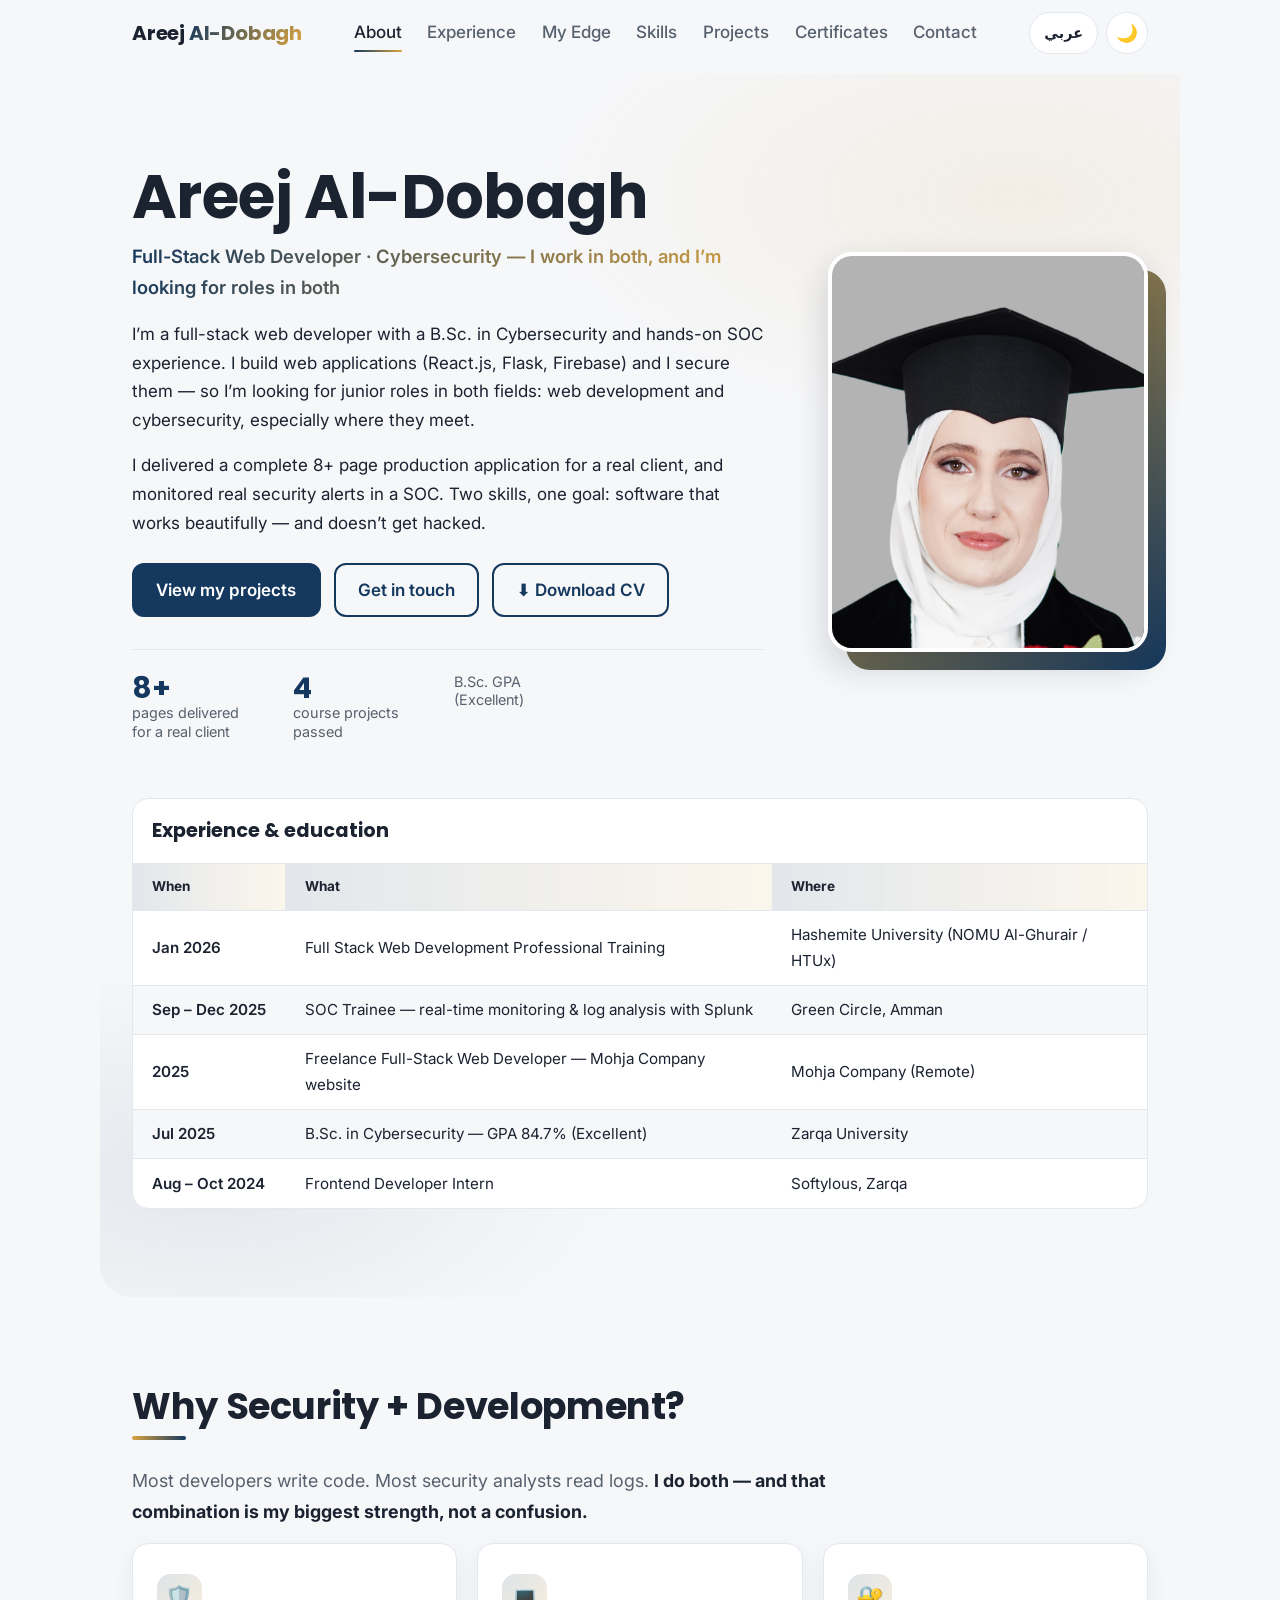
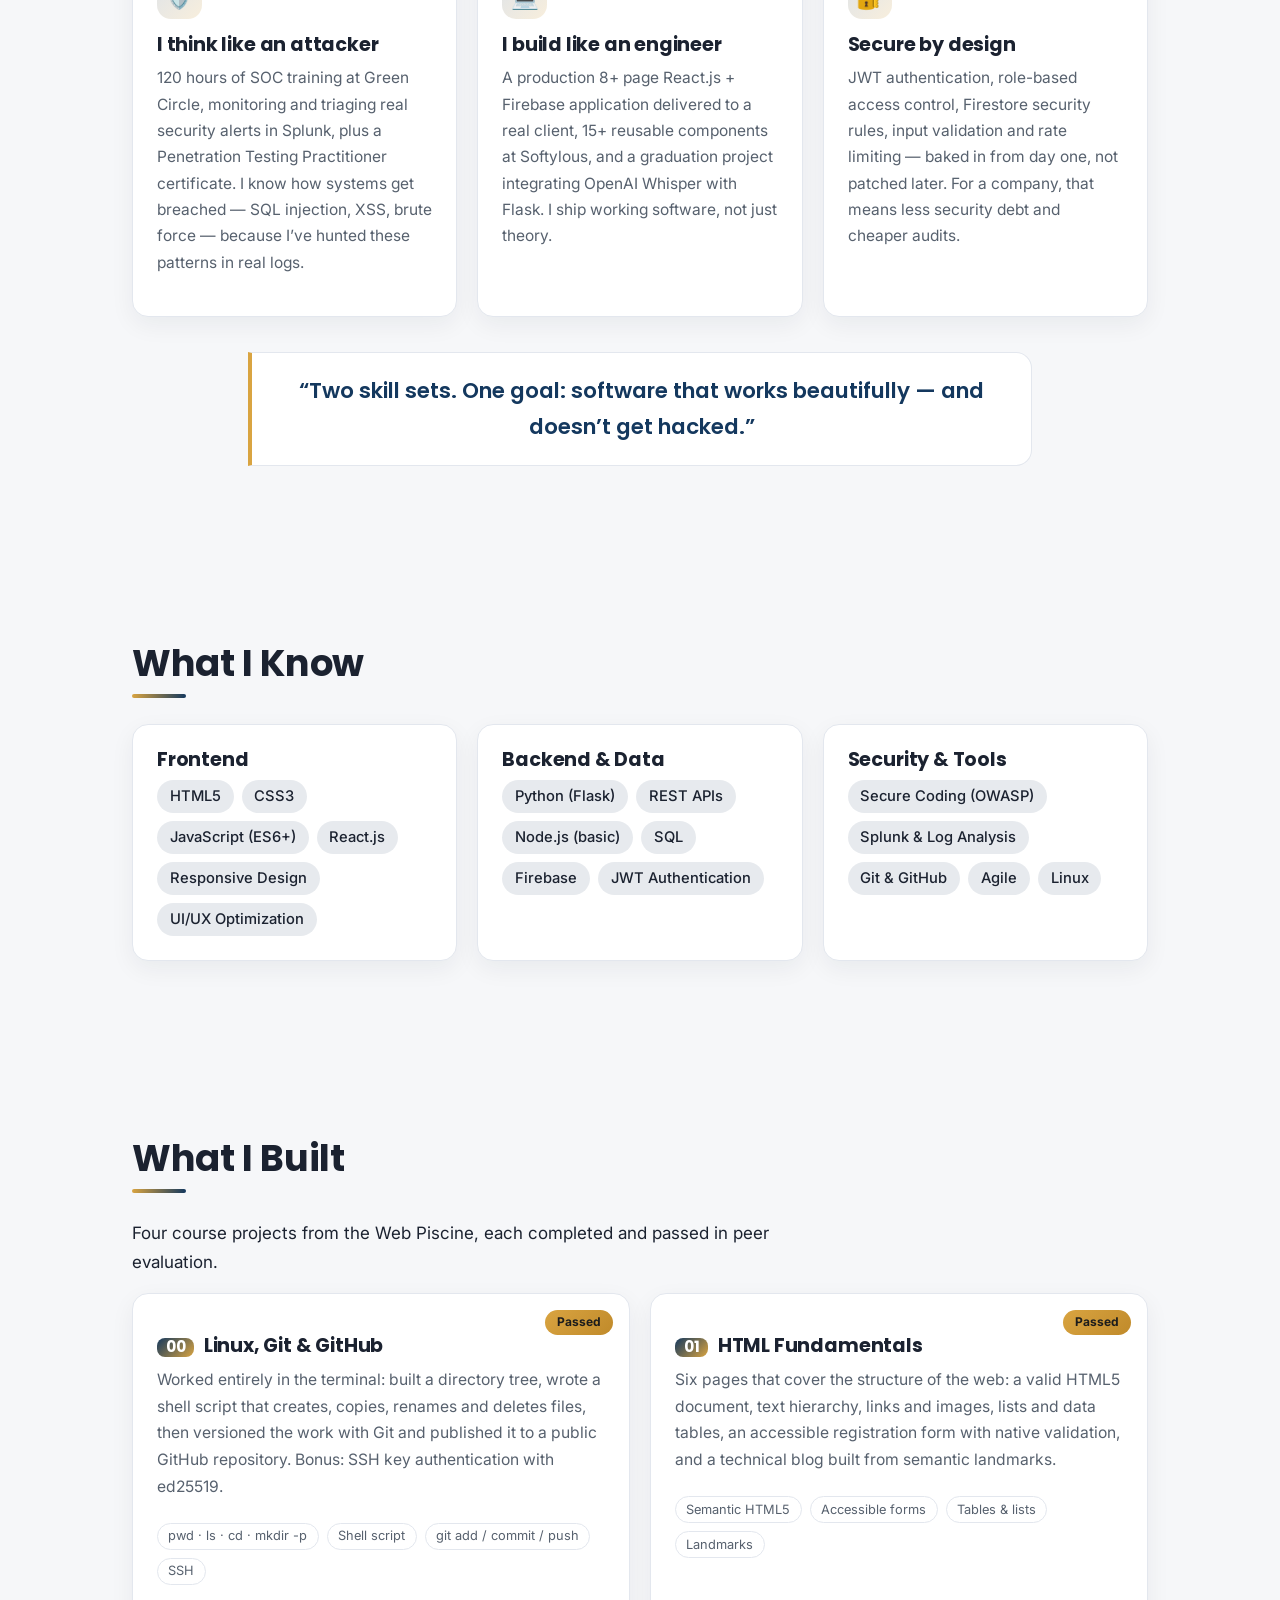
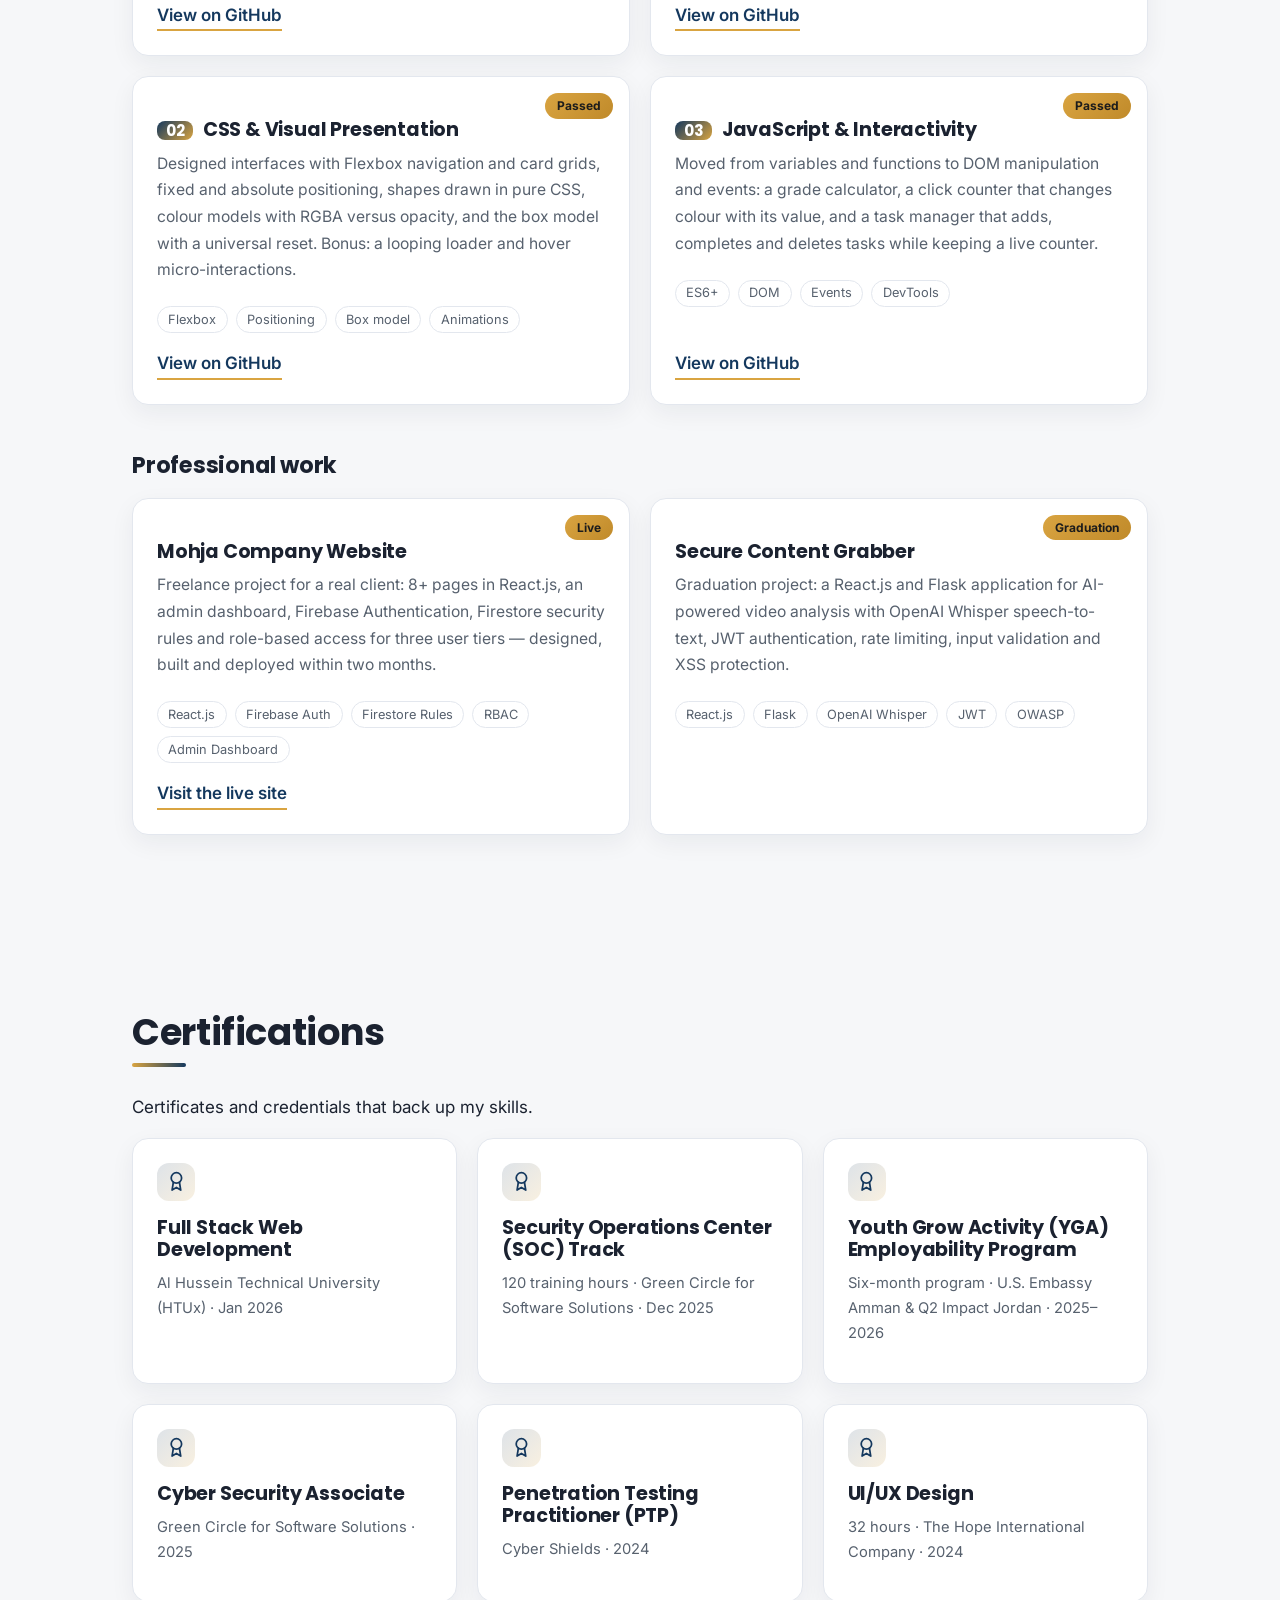
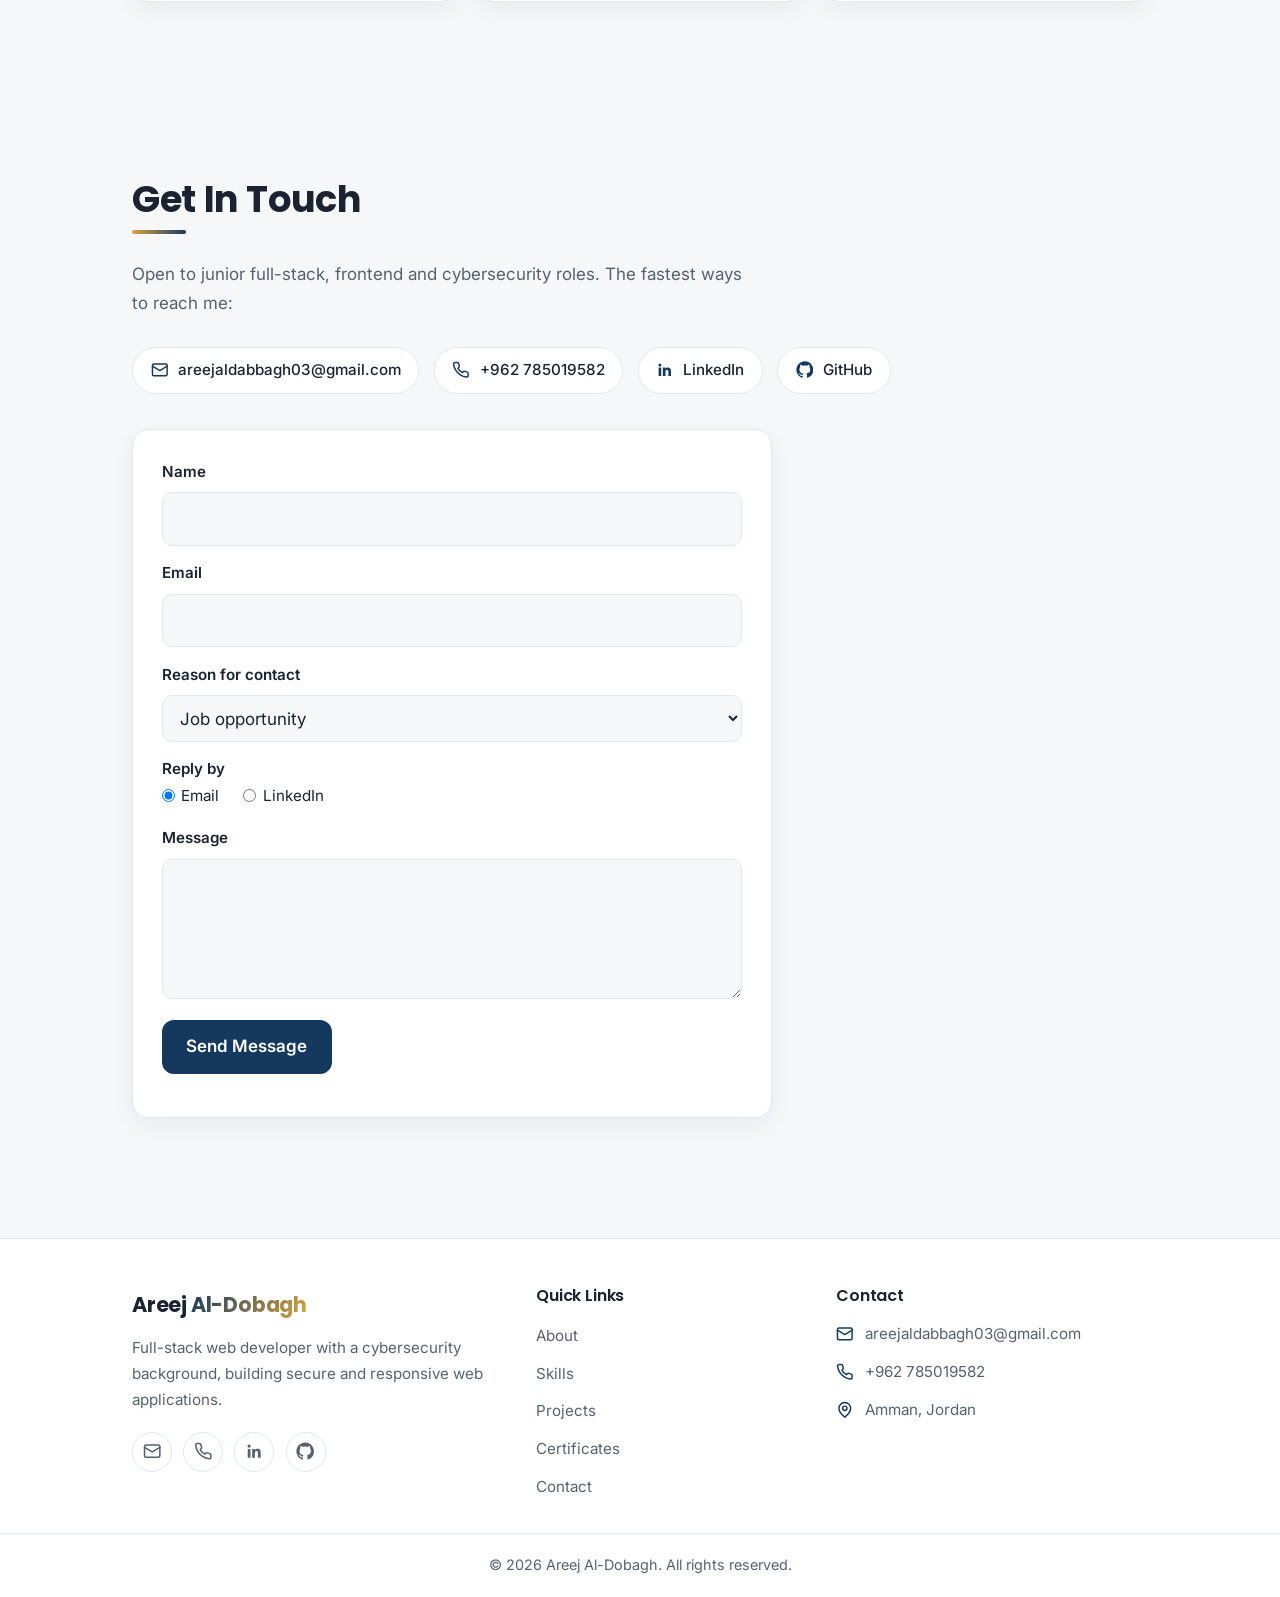
<file: index.html>
<!DOCTYPE html>
<html lang="en" dir="ltr">
<head>
  <meta charset="UTF-8">
  <meta name="viewport" content="width=device-width, initial-scale=1">
  <meta name="description" content="Portfolio of Areej Al-Dobagh, Junior Full-Stack Web Developer with a B.Sc. in Cybersecurity — React.js, Flask, Firebase, secure by design.">
  <meta name="author" content="Areej Al-Dobagh">
  <meta property="og:title" content="Areej Al-Dobagh | Full-Stack Web Developer">
  <meta property="og:description" content="Full-stack web developer with a cybersecurity background, building secure and responsive web applications.">
  <meta property="og:type" content="website">
  <title>Areej Al-Dobagh</title>
  <link rel="icon" href="data:image/svg+xml,%3Csvg xmlns='http://www.w3.org/2000/svg' viewBox='0 0 64 64'%3E%3Crect width='64' height='64' rx='14' fill='%2314385e'/%3E%3Ctext x='32' y='43' font-family='Arial' font-size='30' font-weight='bold' fill='%23e8b64c' text-anchor='middle'%3EA%3C/text%3E%3C/svg%3E">
  <link rel="preconnect" href="https://fonts.googleapis.com">
  <link rel="preconnect" href="https://fonts.gstatic.com" crossorigin>
  <link href="https://fonts.googleapis.com/css2?family=Inter:wght@400;500;600;700&family=Poppins:wght@600;700&family=Tajawal:wght@400;500;700;800&display=swap" rel="stylesheet">
  <link rel="stylesheet" href="style.css">
</head>
<body>
  <header class="navbar">
    <div class="nav-container">
      <a class="logo" href="#about">Areej <span>Al-Dobagh</span></a>
      <nav id="nav-menu" aria-label="Main navigation">
        <a href="#about" data-i18n="nav.about">About</a>
        <a href="#experience" data-i18n="nav.experience">Experience</a>
        <a href="#edge" data-i18n="nav.edge">My Edge</a>
        <a href="#skills" data-i18n="nav.skills">Skills</a>
        <a href="#projects" data-i18n="nav.projects">Projects</a>
        <a href="#certificates" data-i18n="nav.certificates">Certificates</a>
        <a href="#contact" data-i18n="nav.contact">Contact</a>
      </nav>
      <div class="tools">
        <button id="lang-btn" type="button" aria-label="Switch language">عربي</button>
        <button id="theme-btn" type="button" aria-label="Switch between light and dark theme" aria-pressed="false">🌙</button>
        <button id="menu-btn" type="button" aria-label="Open navigation menu" aria-expanded="false" aria-controls="nav-menu">
          <span></span><span></span><span></span>
        </button>
      </div>
    </div>
  </header>

  <main>
    <section id="about">
      <div class="about-main">
        <div class="photo-frame">
          <img id="profile-photo" src="assets/Areej-portfolio.jpg" alt="Areej Al-Dobagh graduation photo with roses" width="320" height="400">
          <img class="photo-alt" src="assets/Areej2-portfolio.jpg" alt="Areej Al-Dobagh graduation photo holding her laptop" width="320" height="400">
        </div>
        <div class="about-text">
          <h1>Areej Al-Dobagh</h1>
          <p class="role" data-i18n="about.role">Full-Stack Web Developer · Cybersecurity — I work in both, and I’m looking for roles in both</p>
          <p data-i18n="about.p1">Full-stack web developer with a B.Sc. in Cybersecurity and hands-on SOC experience. I build web applications (React.js, Flask, Firebase) and I secure them — so I’m looking for junior roles in both fields: web development and cybersecurity, especially where they meet.</p>
          <p data-i18n="about.p2">I delivered a complete 8+ page production application for a real client, and monitored real security alerts in a SOC. Two skills, one goal: software that works beautifully — and doesn’t get hacked.</p>
          <div class="actions">
            <a class="btn" href="#projects" data-i18n="about.btn1">View my projects</a>
            <a class="btn btn-ghost" href="#contact" data-i18n="about.btn2">Get in touch</a>
            <a class="btn btn-ghost" href="Areej_Al-Dobagh_CV.pdf" download data-i18n="about.btn3">⬇ Download CV</a>
          </div>
          <ul class="stats">
            <li><strong>8+</strong><span data-i18n="about.stat1">pages delivered for a real client</span></li>
            <li><strong>4</strong><span data-i18n="about.stat2">course projects passed</span></li>
            <li><span data-i18n="about.stat3">B.Sc. GPA (Excellent)</span></li>
          </ul>
        </div>
      </div>

      <aside class="facts reveal" id="experience" aria-label="Experience and education">
        <div class="table-wrap">
          <table>
            <caption data-i18n="exp.caption">Experience &amp; education</caption>
            <thead><tr><th scope="col" data-i18n="exp.th1">When</th><th scope="col" data-i18n="exp.th2">What</th><th scope="col" data-i18n="exp.th3">Where</th></tr></thead>
            <tbody>
              <tr><td data-i18n="exp.r1w">Jan 2026</td><td data-i18n="exp.r1x">Full Stack Web Development Professional Training</td><td data-i18n="exp.r1y">Hashemite University (NOMU Al-Ghurair / HTUx)</td></tr>
              <tr><td data-i18n="exp.r2w">Sep – Dec 2025</td><td data-i18n="exp.r2x">SOC Trainee — real-time monitoring &amp; log analysis with Splunk</td><td data-i18n="exp.r2y">Green Circle, Amman</td></tr>
              <tr><td data-i18n="exp.r3w">2025</td><td data-i18n="exp.r3x">Freelance Full-Stack Web Developer — Mohja Company website</td><td data-i18n="exp.r3y">Mohja Company (Remote)</td></tr>
              <tr><td data-i18n="exp.r4w">Jul 2025</td><td data-i18n="exp.r4x">B.Sc. in Cybersecurity (Excellent)</td><td data-i18n="exp.r4y">Zarqa University</td></tr>
              <tr><td data-i18n="exp.r5w">Aug – Oct 2024</td><td data-i18n="exp.r5x">Frontend Developer Intern</td><td data-i18n="exp.r5y">Softylous, Zarqa</td></tr>
            </tbody>
          </table>
        </div>
      </aside>
    </section>

    <section id="edge">
      <h2 data-i18n="edge.h2">Why Security + Development?</h2>
      <p class="edge-lead" data-i18n-html="edge.lead">Most developers write code. Most security analysts read logs. <strong>I do both — and that combination is my biggest strength, not a confusion.</strong></p>
      <div class="card-container">
        <div class="card edge-card reveal">
          <span class="edge-icon" aria-hidden="true">🛡️</span>
          <h3 data-i18n="edge.c1h">I think like an attacker</h3>
          <p data-i18n="edge.c1p">120 hours of SOC training at Green Circle, monitoring and triaging real security alerts in Splunk, plus a Penetration Testing Practitioner certificate. I know how systems get breached — SQL injection, XSS, brute force — because I’ve hunted these patterns in real logs.</p>
        </div>
        <div class="card edge-card reveal">
          <span class="edge-icon" aria-hidden="true">💻</span>
          <h3 data-i18n="edge.c2h">I build like an engineer</h3>
          <p data-i18n="edge.c2p">A production 8+ page React.js + Firebase application delivered to a real client, 15+ reusable components at Softylous, and a graduation project integrating OpenAI Whisper with Flask. I ship working software, not just theory.</p>
        </div>
        <div class="card edge-card reveal">
          <span class="edge-icon" aria-hidden="true">🔐</span>
          <h3 data-i18n="edge.c3h">Secure by design</h3>
          <p data-i18n="edge.c3p">JWT authentication, role-based access control, Firestore security rules, input validation and rate limiting — baked in from day one, not patched later. For a company, that means less security debt and cheaper audits.</p>
        </div>
      </div>
      <p class="edge-quote reveal" data-i18n="edge.quote">“Two skill sets. One goal: software that works beautifully — and doesn’t get hacked.”</p>
    </section>

    <section id="skills">
      <h2 data-i18n="skills.h2">What I Know</h2>
      <div class="card-container skills">
        <div class="card reveal"><h3 data-i18n="skills.fh">Frontend</h3><ul class="chips"><li>HTML5</li><li>CSS3</li><li>JavaScript (ES6+)</li><li>React.js</li><li>Responsive Design</li><li>UI/UX Optimization</li></ul></div>
        <div class="card reveal"><h3 data-i18n="skills.bh">Backend &amp; Data</h3><ul class="chips"><li>Python (Flask)</li><li>REST APIs</li><li>Node.js (basic)</li><li>SQL</li><li>Firebase</li><li>JWT Authentication</li></ul></div>
        <div class="card reveal"><h3 data-i18n="skills.sh">Security &amp; Tools</h3><ul class="chips"><li>Secure Coding (OWASP)</li><li>Splunk &amp; Log Analysis</li><li>Git &amp; GitHub</li><li>Agile </li><li>Linux</li></ul></div>
      </div>
    </section>

    <section id="projects">
      <h2 data-i18n="proj.h2">What I Built</h2>
      <p data-i18n="proj.lead">Four course projects from the Web Piscine, each completed and passed in peer evaluation.</p>
      <div class="card-container">
        <article class="card project reveal">
          <span class="badge" data-i18n="proj.badge.passed">Passed</span>
          <h3><span class="num">00</span><span data-i18n="proj.p0h">Linux, Git &amp; GitHub</span></h3>
          <p data-i18n="proj.p0p">Worked entirely in the terminal: built a directory tree, wrote a shell script that creates, copies, renames and deletes files, then versioned the work with Git and published it to a public GitHub repository. Bonus: SSH key authentication with ed25519.</p>
          <ul class="tags"><li>pwd · ls · cd · mkdir -p</li><li>Shell script</li><li>git add / commit / push</li><li>SSH</li></ul>
          <a href="https://github.com/areej03-09/discovery-web-piscine" target="_blank" rel="noopener noreferrer" data-i18n="proj.link">View on GitHub</a>
        </article>
        <article class="card project reveal">
          <span class="badge" data-i18n="proj.badge.passed">Passed</span>
          <h3><span class="num">01</span><span data-i18n="proj.p1h">HTML Fundamentals</span></h3>
          <p data-i18n="proj.p1p">Six pages that cover the structure of the web: a valid HTML5 document, text hierarchy, links and images, lists and data tables, an accessible registration form with native validation, and a technical blog built from semantic landmarks.</p>
          <ul class="tags"><li>Semantic HTML5</li><li>Accessible forms</li><li>Tables &amp; lists</li><li>Landmarks</li></ul>
          <a href="https://github.com/areej03-09/project01" target="_blank" rel="noopener noreferrer" data-i18n="proj.link">View on GitHub</a>
        </article>
        <article class="card project reveal">
          <span class="badge" data-i18n="proj.badge.passed">Passed</span>
          <h3><span class="num">02</span><span data-i18n="proj.p2h">CSS &amp; Visual Presentation</span></h3>
          <p data-i18n="proj.p2p">Designed interfaces with Flexbox navigation and card grids, fixed and absolute positioning, shapes drawn in pure CSS, colour models with RGBA versus opacity, and the box model with a universal reset. Bonus: a looping loader and hover micro-interactions.</p>
          <ul class="tags"><li>Flexbox</li><li>Positioning</li><li>Box model</li><li>Animations</li></ul>
          <a href="https://github.com/areej03-09/project02-CSS" target="_blank" rel="noopener noreferrer" data-i18n="proj.link">View on GitHub</a>
        </article>
        <article class="card project reveal">
          <span class="badge" data-i18n="proj.badge.passed">Passed</span>
          <h3><span class="num">03</span><span data-i18n="proj.p3h">JavaScript &amp; Interactivity</span></h3>
          <p data-i18n="proj.p3p">Moved from variables and functions to DOM manipulation and events: a grade calculator, a click counter that changes colour with its value, and a task manager that adds, completes and deletes tasks while keeping a live counter.</p>
          <ul class="tags"><li>ES6+</li><li>DOM</li><li>Events</li><li>DevTools</li></ul>
          <a href="https://github.com/areej03-09/project03" target="_blank" rel="noopener noreferrer" data-i18n="proj.link">View on GitHub</a>
        </article>
      </div>

      <h3 class="subhead" data-i18n="proj.sub">Professional work</h3>
      <div class="card-container">
        <article class="card project reveal">
          <span class="badge" data-i18n="proj.badge.live">Live</span>
          <h3 data-i18n="proj.mh">Mohja Company Website</h3>
          <p data-i18n="proj.mp">Freelance project for a real client: 8+ pages in React.js, an admin dashboard, Firebase Authentication, Firestore security rules and role-based access for three user tiers — designed, built and deployed within two months.</p>
          <ul class="tags"><li>React.js</li><li>Firebase Auth</li><li>Firestore Rules</li><li>RBAC</li><li>Admin Dashboard</li></ul>
          <a href="https://mohja-1a6d4.web.app/" target="_blank" rel="noopener noreferrer" data-i18n="proj.mlink">Visit the live site</a>
        </article>
        <article class="card project reveal">
          <span class="badge" data-i18n="proj.badge.grad">Graduation</span>
          <h3 data-i18n="proj.sh2">Secure Content Grabber</h3>
          <p data-i18n="proj.sp">Graduation project: a React.js and Flask application for AI-powered video analysis with OpenAI Whisper speech-to-text, JWT authentication, rate limiting, input validation and XSS protection.</p>
          <ul class="tags"><li>React.js</li><li>Flask</li><li>OpenAI Whisper</li><li>JWT</li><li>OWASP</li></ul>
        </article>
      </div>
    </section>

    <section id="certificates">
      <h2 data-i18n="cert.h2">Certifications</h2>
      <p data-i18n="cert.lead">Certificates and credentials that back up my skills.</p>
      <div class="card-container">
        <article class="card cert reveal">
          <span class="cert-icon" aria-hidden="true"><svg viewBox="0 0 24 24" fill="none" stroke="currentColor" stroke-width="2" stroke-linecap="round" stroke-linejoin="round"><circle cx="12" cy="8" r="6"/><path d="M15.5 13 17 22l-5-3-5 3 1.5-9"/></svg></span>
          <h3 data-i18n="cert.c1h">Full Stack Web Development</h3>
          <p class="cert-org" data-i18n="cert.c1o">Al Hussein Technical University (HTUx) · Jan 2026</p>
        </article>
        <article class="card cert reveal">
          <span class="cert-icon" aria-hidden="true"><svg viewBox="0 0 24 24" fill="none" stroke="currentColor" stroke-width="2" stroke-linecap="round" stroke-linejoin="round"><circle cx="12" cy="8" r="6"/><path d="M15.5 13 17 22l-5-3-5 3 1.5-9"/></svg></span>
          <h3 data-i18n="cert.c2h">Security Operations Center (SOC) Track</h3>
          <p class="cert-org" data-i18n="cert.c2o">120 training hours · Green Circle for Software Solutions · Dec 2025</p>
        </article>
        <article class="card cert reveal">
          <span class="cert-icon" aria-hidden="true"><svg viewBox="0 0 24 24" fill="none" stroke="currentColor" stroke-width="2" stroke-linecap="round" stroke-linejoin="round"><circle cx="12" cy="8" r="6"/><path d="M15.5 13 17 22l-5-3-5 3 1.5-9"/></svg></span>
          <h3 data-i18n="cert.c3h">Youth Grow Activity (YGA) Employability Program</h3>
          <p class="cert-org" data-i18n="cert.c3o">Six-month program · U.S. Embassy Amman &amp; Q2 Impact Jordan · 2025–2026</p>
        </article>
        <article class="card cert reveal">
          <span class="cert-icon" aria-hidden="true"><svg viewBox="0 0 24 24" fill="none" stroke="currentColor" stroke-width="2" stroke-linecap="round" stroke-linejoin="round"><circle cx="12" cy="8" r="6"/><path d="M15.5 13 17 22l-5-3-5 3 1.5-9"/></svg></span>
          <h3 data-i18n="cert.c4h">Cyber Security Associate</h3>
          <p class="cert-org" data-i18n="cert.c4o">Green Circle for Software Solutions · 2025</p>
        </article>
        <article class="card cert reveal">
          <span class="cert-icon" aria-hidden="true"><svg viewBox="0 0 24 24" fill="none" stroke="currentColor" stroke-width="2" stroke-linecap="round" stroke-linejoin="round"><circle cx="12" cy="8" r="6"/><path d="M15.5 13 17 22l-5-3-5 3 1.5-9"/></svg></span>
          <h3 data-i18n="cert.c5h">Penetration Testing Practitioner (PTP)</h3>
          <p class="cert-org" data-i18n="cert.c5o">Cyber Shields · 2024</p>
        </article>
        <article class="card cert reveal">
          <span class="cert-icon" aria-hidden="true"><svg viewBox="0 0 24 24" fill="none" stroke="currentColor" stroke-width="2" stroke-linecap="round" stroke-linejoin="round"><circle cx="12" cy="8" r="6"/><path d="M15.5 13 17 22l-5-3-5 3 1.5-9"/></svg></span>
          <h3 data-i18n="cert.c6h">UI/UX Design</h3>
          <p class="cert-org" data-i18n="cert.c6o">32 hours · The Hope International Company · 2024</p>
        </article>
      </div>
    </section>

    <section id="contact">
      <h2 data-i18n="contact.h2">Get In Touch</h2>
      <p class="contact-lead" data-i18n="contact.lead">Open to junior full-stack, frontend and cybersecurity roles. The fastest ways to reach me:</p>
      <div class="contact-methods">
        <a class="contact-method" href="mailto:areejaldabbagh03@gmail.com">
          <svg viewBox="0 0 24 24" fill="none" stroke="currentColor" stroke-width="2" stroke-linecap="round" stroke-linejoin="round"><rect x="2" y="4" width="20" height="16" rx="2"/><path d="m22 7-10 6L2 7"/></svg>
          areejaldabbagh03@gmail.com
        </a>
        <a class="contact-method" href="tel:+962785019582">
          <svg viewBox="0 0 24 24" fill="none" stroke="currentColor" stroke-width="2" stroke-linecap="round" stroke-linejoin="round"><path d="M22 16.92v3a2 2 0 0 1-2.18 2 19.79 19.79 0 0 1-8.63-3.07 19.5 19.5 0 0 1-6-6 19.79 19.79 0 0 1-3.07-8.67A2 2 0 0 1 4.11 2h3a2 2 0 0 1 2 1.72c.12.96.37 1.9.72 2.81a2 2 0 0 1-.45 2.11L8.09 9.91a16 16 0 0 0 6 6l1.27-1.27a2 2 0 0 1 2.11-.45c.91.35 1.85.6 2.81.72A2 2 0 0 1 22 16.92z"/></svg>
          +962 785019582
        </a>
        <a class="contact-method" href="https://linkedin.com/in/areej-al-dobagh" target="_blank" rel="noopener noreferrer">
          <svg viewBox="0 0 24 24" fill="currentColor"><path d="M20.45 20.45h-3.55v-5.57c0-1.33-.03-3.04-1.85-3.04-1.86 0-2.14 1.45-2.14 2.94v5.67H9.35V9h3.41v1.56h.05c.47-.9 1.63-1.85 3.36-1.85 3.6 0 4.27 2.37 4.27 5.46v6.28zM5.34 7.43a2.06 2.06 0 1 1 0-4.12 2.06 2.06 0 0 1 0 4.12zM7.12 20.45H3.56V9h3.56v11.45z"/></svg>
          LinkedIn
        </a>
        <a class="contact-method" href="https://github.com/areej03-09?tab=repositories" target="_blank" rel="noopener noreferrer">
          <svg viewBox="0 0 24 24" fill="currentColor"><path d="M12 .5C5.65.5.5 5.65.5 12c0 5.08 3.29 9.39 7.86 10.91.58.11.79-.25.79-.56v-2.17c-3.2.7-3.87-1.36-3.87-1.36-.52-1.33-1.28-1.68-1.28-1.68-1.05-.72.08-.7.08-.7 1.16.08 1.77 1.19 1.77 1.19 1.03 1.77 2.71 1.26 3.37.96.1-.75.4-1.26.73-1.55-2.55-.29-5.23-1.28-5.23-5.68 0-1.26.45-2.28 1.19-3.09-.12-.29-.52-1.46.11-3.05 0 0 .97-.31 3.18 1.18a11 11 0 0 1 5.78 0c2.21-1.49 3.18-1.18 3.18-1.18.63 1.59.23 2.76.11 3.05.74.81 1.19 1.83 1.19 3.09 0 4.41-2.69 5.38-5.25 5.67.41.36.78 1.06.78 2.14v3.17c0 .31.21.68.8.56A11.51 11.51 0 0 0 23.5 12C23.5 5.65 18.35.5 12 .5z"/></svg>
          GitHub
        </a>
      </div>
      <form id="contact-form" action="https://formspree.io/f/mkjozpqv" method="POST">
        <label for="name" data-i18n="form.name">Name</label>
        <input id="name" name="name" type="text" autocomplete="name" minlength="2" required>
        <label for="email" data-i18n="form.email">Email</label>
        <input id="email" name="email" type="email" autocomplete="email" required>
        <label for="topic" data-i18n="form.topic">Reason for contact</label>
        <select id="topic" name="topic" required>
          <option value="Job opportunity" data-i18n="form.opt1">Job opportunity</option>
          <option value="Freelance project" data-i18n="form.opt2">Freelance project</option>
          <option value="Collaboration" data-i18n="form.opt3">Collaboration</option>
          <option value="Something else" data-i18n="form.opt4">Something else</option>
        </select>
        <fieldset>
          <legend data-i18n="form.legend">Reply by</legend>
          <label class="inline"><input type="radio" name="reply" value="email" checked> <span data-i18n="form.reply1">Email</span></label>
          <label class="inline"><input type="radio" name="reply" value="linkedin"> <span data-i18n="form.reply2">LinkedIn</span></label>
        </fieldset>
        <label for="msg" data-i18n="form.msg">Message</label>
        <textarea id="msg" name="message" rows="4" minlength="10" required></textarea>
        <button type="submit" data-i18n="form.send">Send Message</button>
        <p id="form-status" role="status"></p>
      </form>
    </section>
  </main>

  <footer>
    <div class="footer-inner">
      <div class="footer-brand">
        <a class="logo" href="#about">Areej <span>Al-Dobagh</span></a>
        <p data-i18n="footer.brand">Full-stack web developer with a cybersecurity background, building secure and responsive web applications.</p>
        <div class="social">
          <a href="mailto:areejaldabbagh03@gmail.com" aria-label="Email"><svg viewBox="0 0 24 24" fill="none" stroke="currentColor" stroke-width="2" stroke-linecap="round" stroke-linejoin="round"><rect x="2" y="4" width="20" height="16" rx="2"/><path d="m22 7-10 6L2 7"/></svg></a>
          <a href="tel:+962785019582" aria-label="Phone"><svg viewBox="0 0 24 24" fill="none" stroke="currentColor" stroke-width="2" stroke-linecap="round" stroke-linejoin="round"><path d="M22 16.92v3a2 2 0 0 1-2.18 2 19.79 19.79 0 0 1-8.63-3.07 19.5 19.5 0 0 1-6-6 19.79 19.79 0 0 1-3.07-8.67A2 2 0 0 1 4.11 2h3a2 2 0 0 1 2 1.72c.12.96.37 1.9.72 2.81a2 2 0 0 1-.45 2.11L8.09 9.91a16 16 0 0 0 6 6l1.27-1.27a2 2 0 0 1 2.11-.45c.91.35 1.85.6 2.81.72A2 2 0 0 1 22 16.92z"/></svg></a>
          <a href="https://linkedin.com/in/areej-al-dobagh" target="_blank" rel="noopener noreferrer" aria-label="LinkedIn"><svg viewBox="0 0 24 24" fill="currentColor"><path d="M20.45 20.45h-3.55v-5.57c0-1.33-.03-3.04-1.85-3.04-1.86 0-2.14 1.45-2.14 2.94v5.67H9.35V9h3.41v1.56h.05c.47-.9 1.63-1.85 3.36-1.85 3.6 0 4.27 2.37 4.27 5.46v6.28zM5.34 7.43a2.06 2.06 0 1 1 0-4.12 2.06 2.06 0 0 1 0 4.12zM7.12 20.45H3.56V9h3.56v11.45z"/></svg></a>
          <a href="https://github.com/areej03-09?tab=repositories" target="_blank" rel="noopener noreferrer" aria-label="GitHub"><svg viewBox="0 0 24 24" fill="currentColor"><path d="M12 .5C5.65.5.5 5.65.5 12c0 5.08 3.29 9.39 7.86 10.91.58.11.79-.25.79-.56v-2.17c-3.2.7-3.87-1.36-3.87-1.36-.52-1.33-1.28-1.68-1.28-1.68-1.05-.72.08-.7.08-.7 1.16.08 1.77 1.19 1.77 1.19 1.03 1.77 2.71 1.26 3.37.96.1-.75.4-1.26.73-1.55-2.55-.29-5.23-1.28-5.23-5.68 0-1.26.45-2.28 1.19-3.09-.12-.29-.52-1.46.11-3.05 0 0 .97-.31 3.18 1.18a11 11 0 0 1 5.78 0c2.21-1.49 3.18-1.18 3.18-1.18.63 1.59.23 2.76.11 3.05.74.81 1.19 1.83 1.19 3.09 0 4.41-2.69 5.38-5.25 5.67.41.36.78 1.06.78 2.14v3.17c0 .31.21.68.8.56A11.51 11.51 0 0 0 23.5 12C23.5 5.65 18.35.5 12 .5z"/></svg></a>
        </div>
      </div>
      <div>
        <h3 class="footer-title" data-i18n="footer.links">Quick Links</h3>
        <ul class="footer-links">
          <li><a href="#about" data-i18n="nav.about">About</a></li>
          <li><a href="#skills" data-i18n="nav.skills">Skills</a></li>
          <li><a href="#projects" data-i18n="nav.projects">Projects</a></li>
          <li><a href="#certificates" data-i18n="nav.certificates">Certificates</a></li>
          <li><a href="#contact" data-i18n="nav.contact">Contact</a></li>
        </ul>
      </div>
      <div>
        <h3 class="footer-title" data-i18n="footer.contact">Contact</h3>
        <ul class="footer-contact">
          <li><svg viewBox="0 0 24 24" fill="none" stroke="currentColor" stroke-width="2" stroke-linecap="round" stroke-linejoin="round"><rect x="2" y="4" width="20" height="16" rx="2"/><path d="m22 7-10 6L2 7"/></svg><a href="mailto:areejaldabbagh03@gmail.com">areejaldabbagh03@gmail.com</a></li>
          <li><svg viewBox="0 0 24 24" fill="none" stroke="currentColor" stroke-width="2" stroke-linecap="round" stroke-linejoin="round"><path d="M22 16.92v3a2 2 0 0 1-2.18 2 19.79 19.79 0 0 1-8.63-3.07 19.5 19.5 0 0 1-6-6 19.79 19.79 0 0 1-3.07-8.67A2 2 0 0 1 4.11 2h3a2 2 0 0 1 2 1.72c.12.96.37 1.9.72 2.81a2 2 0 0 1-.45 2.11L8.09 9.91a16 16 0 0 0 6 6l1.27-1.27a2 2 0 0 1 2.11-.45c.91.35 1.85.6 2.81.72A2 2 0 0 1 22 16.92z"/></svg><a href="tel:+962785019582">+962 785019582</a></li>
          <li><svg viewBox="0 0 24 24" fill="none" stroke="currentColor" stroke-width="2" stroke-linecap="round" stroke-linejoin="round"><path d="M20 10c0 6-8 12-8 12s-8-6-8-12a8 8 0 0 1 16 0z"/><circle cx="12" cy="10" r="3"/></svg><span data-i18n="footer.loc">Amman, Jordan</span></li>
        </ul>
      </div>
    </div>
    <div class="copy">
      <p data-i18n="footer.copy">© 2026 Areej Al-Dobagh. All rights reserved.</p>
    </div>
  </footer>

  <button id="back-to-top" type="button" aria-label="Back to top">↑</button>
  <script src="script.js"></script>
</body>
</html>
</file>
<file: style.css>
/* ===== Design tokens — professional navy + gold ===== */
:root{
  --color-bg:#f6f7f9;
  --color-surface:#ffffff;
  --color-text:#1b2230;
  --color-muted:#57616e;
  --color-line:#e3e7ee;
  --color-accent:#14385e;          /* deep professional navy */
  --color-accent-hover:#0d2742;
  --color-accent-text:#ffffff;
  --color-highlight:#d9a441;       /* refined gold */
  --color-success:#17804a;
  --color-error:#c0392b;
  --accent-rgb:20,56,94;
  --highlight-rgb:217,164,65;
  --shadow-rgb:20,30,45;

  --font-body:"Inter",system-ui,-apple-system,"Segoe UI",Roboto,sans-serif;
  --font-heading:"Poppins","Inter",system-ui,sans-serif;
  --radius:16px;
  --gap:20px;
  --page-pad:clamp(1rem,5vw,2rem);
  --nav-h:4.6rem;
  --speed:.3s;
}
:root[data-theme="dark"]{
  --color-bg:#0f141b;
  --color-surface:#171e28;
  --color-text:#ecf1f6;
  --color-muted:#9aa6b4;
  --color-line:#28313f;
  --color-accent:#79aede;
  --color-accent-hover:#9cc4e8;
  --color-accent-text:#0c1219;
  --color-highlight:#e0b356;
  --accent-rgb:121,174,222;
  --highlight-rgb:224,179,86;
  --shadow-rgb:0,0,0;
}

*,*::before,*::after{box-sizing:border-box;margin:0;padding:0}

html{
  scroll-behavior:smooth;
  scroll-padding-top:calc(var(--nav-h) + 1rem)
}
body{
  padding-top:var(--nav-h);
  font-family:var(--font-body);
  font-size:1.0625rem;
  line-height:1.7;
  color:var(--color-text);
  background-color:var(--color-bg);
  transition:background-color var(--speed),color var(--speed)
}
h1,h2,h3{
  font-family:var(--font-heading);
  font-weight:700;
  line-height:1.15;
  letter-spacing:-.01em
}
h1{font-size:clamp(2.4rem,6vw,3.8rem)}
h2{
  font-size:clamp(1.7rem,3.4vw,2.3rem);
  margin-bottom:1.6rem
}
h2::after{
  content:"";
  display:block;
  width:3.4rem;
  height:4px;
  margin-top:.6rem;
  border-radius:2px;
  background:linear-gradient(90deg,var(--color-highlight),var(--color-accent))
}
h3{font-size:1.2rem;margin-bottom:.6rem}
p{max-width:62ch;margin-bottom:1rem}
a{color:var(--color-accent)}
:focus-visible{outline:3px solid var(--color-accent);outline-offset:3px}

/* ===== Buttons ===== */
.btn,button{
  display:inline-block;
  cursor:pointer;
  border:2px solid var(--color-accent);
  border-radius:12px;
  padding:.65rem 1.4rem;
  background:var(--color-accent);
  color:var(--color-accent-text);
  font:inherit;font-weight:600;
  text-decoration:none;
  transition:transform .2s,background-color .2s,color .2s,box-shadow .2s
}
.btn:hover,button:hover{
  background:var(--color-accent-hover);
  border-color:var(--color-accent-hover);
  transform:translateY(-2px);
  box-shadow:0 8px 20px rgba(var(--accent-rgb),.28)
}
.btn-ghost{
  background:transparent;
  color:var(--color-accent)
}
.btn-ghost:hover{
  background:var(--color-accent);
  border-color:var(--color-accent);
  color:var(--color-accent-text)
}

/* ===== Navbar ===== */
.navbar{
  position:fixed;
  top:0;left:0;
  width:100%;
  z-index:100;
  background-color:color-mix(in srgb,var(--color-bg) 85%,transparent);
  backdrop-filter:blur(12px);
  -webkit-backdrop-filter:blur(12px);
  border-bottom:1px solid transparent;
  transition:box-shadow var(--speed),border-color var(--speed)
}
.navbar.scrolled{
  border-bottom-color:var(--color-line);
  box-shadow:0 4px 20px rgba(var(--shadow-rgb),.08)
}
.nav-container{
  display:flex;
  justify-content:space-between;
  align-items:center;
  flex-wrap:wrap;
  gap:1rem;
  max-width:1080px;
  margin:0 auto;
  padding:.75rem var(--page-pad)
}
.logo{
  font-family:var(--font-heading);
  font-weight:700;font-size:1.25rem;
  color:var(--color-text);
  text-decoration:none;
  letter-spacing:-.01em
}
.logo span{
  background:linear-gradient(120deg,var(--color-accent),var(--color-highlight));
  -webkit-background-clip:text;
  background-clip:text;
  color:transparent
}
.navbar nav{display:flex;gap:1.6rem}
.navbar nav a{
  position:relative;
  color:var(--color-muted);
  text-decoration:none;
  font-weight:500;
  padding:.2rem 0;
  transition:color .2s
}
.navbar nav a::after{
  content:"";
  position:absolute;
  left:0;bottom:-2px;
  width:0;height:2px;
  border-radius:2px;
  background:linear-gradient(90deg,var(--color-accent),var(--color-highlight));
  transition:width .25s
}
.navbar nav a:hover{color:var(--color-text)}
.navbar nav a:hover::after{width:100%}
#lang-btn{
  height:2.6rem;
  padding:0 .9rem;
  border-radius:999px;
  background:var(--color-surface);
  border:1px solid var(--color-line);
  color:var(--color-text);
  font-size:.9rem;
  font-weight:700
}
#lang-btn:hover{
  transform:translateY(-2px);
  box-shadow:0 6px 14px rgba(var(--shadow-rgb),.12)
}
.tools{display:flex;gap:.5rem;align-items:center}
#theme-btn{
  width:2.6rem;height:2.6rem;
  padding:0;
  border-radius:50%;
  background:var(--color-surface);
  border:1px solid var(--color-line);
  color:var(--color-text);
  font-size:1.1rem
}
#theme-btn:hover{
  transform:translateY(-2px);
  box-shadow:0 6px 14px rgba(var(--shadow-rgb),.12)
}

/* ===== Hamburger button (mobile only) ===== */
#menu-btn{
  display:none;
  position:relative;
  width:2.6rem;height:2.6rem;
  padding:0;
  border-radius:50%;
  background:var(--color-surface);
  border:1px solid var(--color-line);
  color:var(--color-text);
  align-items:center;
  justify-content:center
}
#menu-btn span{
  position:absolute;
  left:50%;
  width:1.15rem;height:2px;
  border-radius:2px;
  background:currentColor;
  transform:translateX(-50%);
  transition:top .25s,transform .25s,opacity .2s
}
#menu-btn span:nth-child(1){top:calc(50% - 6px)}
#menu-btn span:nth-child(2){top:50%}
#menu-btn span:nth-child(3){top:calc(50% + 6px)}
#menu-btn.open span:nth-child(1){top:50%;transform:translateX(-50%) rotate(45deg)}
#menu-btn.open span:nth-child(2){opacity:0}
#menu-btn.open span:nth-child(3){top:50%;transform:translateX(-50%) rotate(-45deg)}

section{
  max-width:1080px;
  margin:0 auto;
  padding:clamp(3rem,8vw,5.5rem) var(--page-pad)
}

/* ===== RTL (Arabic) ===== */
html[dir="rtl"] body{
  font-family:"Tajawal","Inter",system-ui,"Segoe UI",sans-serif;
  letter-spacing:0
}
html[dir="rtl"] h1,html[dir="rtl"] h2,html[dir="rtl"] h3,
html[dir="rtl"] .logo,html[dir="rtl"] .footer-title{
  font-family:"Tajawal","Poppins",system-ui,sans-serif;
  letter-spacing:0
}
html[dir="rtl"] .edge-quote{
  border-left:none;
  border-inline-start:4px solid var(--color-highlight);
  border-radius:var(--radius)
}
html[dir="rtl"] code,html[dir="rtl"] .tags li,html[dir="rtl"] .chips li{
  font-family:"Inter",monospace
}

/* ===== Active nav link ===== */
.navbar nav a.active{color:var(--color-text)}
.navbar nav a.active::after{width:100%}

/* ===== About ===== */
#about{
  background:
    radial-gradient(700px 340px at 85% 10%,rgba(var(--highlight-rgb),.10),transparent 70%),
    radial-gradient(600px 300px at 10% 90%,rgba(var(--accent-rgb),.08),transparent 70%);
  border-radius:0 0 32px 32px
}
.eyebrow{
  display:inline-block;
  margin-bottom:.9rem;
  padding:.3rem .9rem;
  border-radius:999px;
  background:rgba(var(--accent-rgb),.10);
  color:var(--color-accent);
  font-size:.88rem;
  font-weight:600
}
.about-main{
  display:flex;
  flex-direction:row-reverse;
  align-items:center;
  justify-content:space-between;
  gap:clamp(2rem,6vw,4rem)
}
.about-text{flex:1 1 0}
.role{
  font-size:1.15rem;
  font-weight:600;
  margin:.6rem 0 1rem;
  background:linear-gradient(120deg,var(--color-accent),var(--color-highlight));
  -webkit-background-clip:text;
  background-clip:text;
  color:transparent
}

.photo-frame{position:relative;flex:0 0 min(320px,38%)}
.photo-frame::before{
  content:"";
  position:absolute;
  top:18px;
  inset-inline-start:18px;
  inset-inline-end:-18px;
  bottom:-18px;
  border-radius:24px;
  background:linear-gradient(135deg,var(--color-highlight),var(--color-accent))
}
.photo-frame img{
  position:relative;
  display:block;
  width:100%;
  aspect-ratio:4/5;
  object-fit:cover;
  border-radius:24px;
  border:4px solid var(--color-surface);
  box-shadow:0 14px 34px rgba(var(--shadow-rgb),.18)
}
.photo-frame .photo-alt{
  position:absolute;
  inset:0;
  opacity:0;
  animation:photo-swap 8s ease-in-out infinite
}
@keyframes photo-swap{0%,42%{opacity:0}50%,92%{opacity:1}100%{opacity:0}}
@media (prefers-reduced-motion:reduce){.photo-frame .photo-alt{animation:none}}

.actions{display:flex;flex-wrap:wrap;gap:.8rem;margin:1.6rem 0 2rem}
.stats{
  display:flex;
  flex-wrap:wrap;
  gap:1rem 2.2rem;
  list-style:none;
  padding-top:1.4rem;
  border-top:1px solid var(--color-line)
}
.stats li{display:flex;flex-direction:column}
.stats strong{
  font-family:var(--font-heading);
  font-size:1.8rem;
  line-height:1.1;
  color:var(--color-accent)
}
.stats span{
  font-size:.9rem;
  color:var(--color-muted);
  max-width:14ch;
  line-height:1.3
}

/* ===== Data table ===== */
.facts{margin-top:3.5rem}
.table-wrap{
  overflow-x:auto;
  border:1px solid var(--color-line);
  border-radius:var(--radius);
  background:var(--color-surface)
}
table{width:100%;border-collapse:collapse;font-size:.95rem}
caption{
  caption-side:top;
  text-align:start;
  padding:1rem 1.2rem;
  font-family:var(--font-heading);
  font-weight:700;
  font-size:1.2rem
}
th,td{padding:.7rem 1.2rem;text-align:start;border-top:1px solid var(--color-line)}
th{
  background:linear-gradient(90deg,rgba(var(--accent-rgb),.12),rgba(var(--highlight-rgb),.10));
  font-size:.85rem
}
tbody tr{transition:background-color .2s}
tbody tr:hover{background:rgba(var(--accent-rgb),.06)}
tbody tr:nth-child(even){background:rgba(var(--accent-rgb),.04)}
tbody tr:nth-child(even):hover{background:rgba(var(--accent-rgb),.08)}
td:first-child{white-space:nowrap;font-weight:600}

/* ===== Cards ===== */
.card-container{display:flex;flex-direction:row;flex-wrap:wrap;gap:var(--gap)}
.card{
  flex:1 1 260px;
  position:relative;
  padding:1.5rem;
  border-radius:var(--radius);
  background:var(--color-surface);
  border:1px solid var(--color-line);
  box-shadow:0 8px 24px rgba(var(--shadow-rgb),.06);
  transition:transform var(--speed),box-shadow var(--speed),border-color var(--speed)
}
.card:hover{
  transform:translateY(-6px);
  border-color:rgba(var(--accent-rgb),.35);
  box-shadow:0 16px 34px rgba(var(--shadow-rgb),.14)
}
.chips,.tags{display:flex;flex-wrap:wrap;gap:.5rem;list-style:none}
.chips li{
  padding:.25rem .8rem;
  border-radius:999px;
  background:rgba(var(--accent-rgb),.10);
  color:var(--color-text);
  font-size:.92rem;
  font-weight:500
}
.tags{margin:.4rem 0 1rem}
.tags li{
  padding:.1rem .65rem;
  border:1px solid var(--color-line);
  border-radius:999px;
  color:var(--color-muted);
  font-size:.8rem
}

.project{
  flex-basis:420px;
  display:flex;
  flex-direction:column;
  align-items:flex-start;
  padding-top:2.6rem
}
.project p{font-size:.98rem;color:var(--color-muted)}
.project a{
  margin-top:auto;
  font-weight:600;
  text-decoration:none;
  border-bottom:2px solid var(--color-highlight);
  transition:color .2s,border-color .2s
}
.project a:hover{color:var(--color-accent);border-bottom-color:var(--color-accent)}
.badge{
  position:absolute;
  top:1rem;right:1rem;
  padding:.15rem .75rem;
  border-radius:999px;
  background:linear-gradient(135deg,var(--color-highlight),#c08a2a);
  color:#1c1c1c;
  font-size:.75rem;
  font-weight:700
}
.num{
  display:inline-block;
  margin-inline-end:.6rem;
  padding:.05rem .55rem;
  border-radius:8px;
  background:linear-gradient(135deg,var(--color-accent),var(--color-highlight));
  color:var(--color-accent-text);
  font-size:.95rem
}
.subhead{margin:3rem 0 1.2rem;font-size:1.4rem}
.hobby{border-top:4px solid var(--color-highlight);font-family:var(--font-heading);font-weight:600;font-size:1.1rem;line-height:1.35}

/* ===== Certifications ===== */
.cert .cert-org{color:var(--color-muted);font-size:.92rem;margin-bottom:.8rem}
.cert a{font-weight:600;text-decoration:none;border-bottom:2px solid var(--color-highlight);transition:color .2s,border-color .2s}
.cert a:hover{color:var(--color-accent);border-bottom-color:var(--color-accent)}
.cert .cert-icon{
  width:2.4rem;height:2.4rem;
  display:flex;align-items:center;justify-content:center;
  border-radius:12px;
  background:linear-gradient(135deg,rgba(var(--accent-rgb),.14),rgba(var(--highlight-rgb),.16));
  color:var(--color-accent);
  margin-bottom:1rem
}
.cert .cert-icon svg{width:1.3rem;height:1.3rem}

/* ===== Edge section ===== */
.edge-lead{max-width:64ch;font-size:1.12rem;color:var(--color-muted)}
.edge-lead strong{color:var(--color-text)}
.edge-card{padding-top:1.9rem}
.edge-icon{
  display:inline-flex;
  width:2.8rem;height:2.8rem;
  align-items:center;justify-content:center;
  margin-bottom:.9rem;
  border-radius:14px;
  background:linear-gradient(135deg,rgba(var(--accent-rgb),.14),rgba(var(--highlight-rgb),.18));
  font-size:1.4rem
}
.edge-card p{font-size:.97rem;color:var(--color-muted)}
.edge-quote{
  margin:2.2rem auto 0;
  max-width:56ch;
  text-align:center;
  font-family:var(--font-heading);
  font-size:clamp(1.1rem,2.5vw,1.35rem);
  font-weight:600;
  color:var(--color-accent);
  padding:1.2rem 1.6rem;
  border-left:4px solid var(--color-highlight);
  border-radius:0 var(--radius) var(--radius) 0;
  background:var(--color-surface);
  border-top:1px solid var(--color-line);
  border-right:1px solid var(--color-line);
  border-bottom:1px solid var(--color-line)
}

/* ===== Contact ===== */
.contact-lead{max-width:56ch;color:var(--color-muted);margin-bottom:1.8rem}
.contact-methods{display:flex;flex-wrap:wrap;gap:.9rem;margin-bottom:2.2rem}
.contact-method{
  display:inline-flex;
  align-items:center;
  gap:.6rem;
  padding:.6rem 1.1rem;
  border:1px solid var(--color-line);
  border-radius:999px;
  background:var(--color-surface);
  color:var(--color-text);
  text-decoration:none;
  font-size:.95rem;
  font-weight:500;
  transition:transform .2s,border-color .2s,box-shadow .2s
}
.contact-method:hover{
  transform:translateY(-3px);
  border-color:rgba(var(--highlight-rgb),.7);
  box-shadow:0 8px 18px rgba(var(--shadow-rgb),.10)
}
.contact-method svg{width:1.1rem;height:1.1rem;color:var(--color-accent)}
#contact-form{
  width:min(640px,100%);
  margin-left:0;
  display:flex;flex-direction:column;gap:.5rem;
  padding:1.8rem;
  border-radius:var(--radius);
  background:var(--color-surface);
  border:1px solid var(--color-line);
  box-shadow:0 8px 24px rgba(var(--shadow-rgb),.06)
}
label{font-weight:600;font-size:.95rem}
input[type="text"],input[type="email"],select,textarea{
  padding:.7rem .8rem;
  border:1px solid var(--color-line);
  border-radius:10px;
  background:var(--color-bg);
  color:var(--color-text);
  font:inherit;
  margin-bottom:.4rem;
  transition:border-color .2s,box-shadow .2s
}
input:focus,select:focus,textarea:focus{
  border-color:var(--color-accent);
  box-shadow:0 0 0 3px rgba(var(--accent-rgb),.15);
  outline:none
}
fieldset{border:0;margin-bottom:.4rem}
legend{font-weight:600;font-size:.95rem}
.inline{display:inline-flex;align-items:center;gap:.4rem;margin-inline-end:1.2rem;font-weight:400}
#contact-form button{align-self:flex-start;margin-top:.4rem}
#contact-form button:disabled{opacity:.6;cursor:not-allowed;transform:none;box-shadow:none}
#form-status{margin:.4rem 0 0;font-weight:600}
.success{color:var(--color-success)}
.error{color:var(--color-error)}

/* ===== Footer ===== */
footer{
  margin-top:2rem;
  border-top:1px solid var(--color-line);
  background:var(--color-surface)
}
.footer-inner{
  max-width:1080px;
  margin:0 auto;
  padding:3rem var(--page-pad) 2rem;
  display:grid;
  grid-template-columns:1.4fr 1fr 1.2fr;
  gap:2.5rem
}
.footer-brand .logo{font-size:1.3rem}
.footer-brand p{margin:.8rem 0 1.2rem;font-size:.95rem;color:var(--color-muted)}
.social{display:flex;gap:.7rem}
.social a{
  width:2.5rem;height:2.5rem;
  display:flex;align-items:center;justify-content:center;
  border-radius:50%;
  border:1px solid var(--color-line);
  color:var(--color-muted);
  transition:all .2s
}
.social a:hover{
  background:var(--color-accent);
  border-color:var(--color-accent);
  color:var(--color-accent-text);
  transform:translateY(-3px)
}
.social svg{width:1.15rem;height:1.15rem}
.footer-title{
  font-family:var(--font-heading);
  font-size:1rem;
  font-weight:600;
  margin-bottom:1rem;
  color:var(--color-text)
}
.footer-links{list-style:none;display:flex;flex-direction:column;gap:.55rem}
.footer-links a{color:var(--color-muted);text-decoration:none;font-size:.95rem;transition:color .2s}
.footer-links a:hover{color:var(--color-accent)}
.footer-contact{list-style:none;display:flex;flex-direction:column;gap:.75rem}
.footer-contact li{display:flex;align-items:center;gap:.7rem;font-size:.95rem;color:var(--color-muted)}
.footer-contact svg{flex:0 0 1.1rem;width:1.1rem;height:1.1rem;color:var(--color-accent)}
.footer-contact a{color:var(--color-muted);text-decoration:none}
.footer-contact a:hover{color:var(--color-accent)}
.copy{
  text-align:center;
  padding:1.2rem 1rem;
  font-size:.9rem;
  color:var(--color-muted);
  border-top:1px solid var(--color-line)
}
.copy p{margin:0 auto}

#back-to-top{
  position:fixed;
  bottom:1.5rem;right:1.5rem;
  z-index:90;
  width:3rem;height:3rem;
  padding:0;
  border-radius:50%;
  font-size:1.3rem;
  opacity:0;
  visibility:hidden;
  transition:opacity var(--speed),visibility var(--speed),transform .2s
}
#back-to-top.visible{opacity:1;visibility:visible}

/* ===== Scroll reveal ===== */
.reveal{opacity:0;transform:translateY(28px);transition:opacity .6s ease,transform .6s ease}
.reveal.visible{opacity:1;transform:none}

@media (max-width:800px){
  /* --- Navbar: single row + dropdown menu --- */
  .nav-container{flex-wrap:nowrap;gap:.6rem}
  .logo{font-size:1.1rem}
  #menu-btn{display:inline-flex}
  .navbar nav{
    position:absolute;
    top:100%;left:0;right:0;
    flex-direction:column;
    gap:0;
    padding:.4rem var(--page-pad) .8rem;
    background:var(--color-surface);
    border-bottom:1px solid var(--color-line);
    box-shadow:0 18px 30px rgba(var(--shadow-rgb),.12);
    max-height:calc(100dvh - var(--nav-h));
    overflow-y:auto;
    opacity:0;
    transform:translateY(-10px);
    visibility:hidden;
    transition:opacity .25s,transform .25s,visibility .25s
  }
  .navbar nav.open{opacity:1;transform:none;visibility:visible}
  .navbar nav a{
    padding:.85rem .2rem;
    font-size:1.02rem;
    font-weight:600;
    border-bottom:1px solid var(--color-line)
  }
  .navbar nav a:last-child{border-bottom:none}
  .navbar nav a::after{display:none}
  .navbar nav a:hover,.navbar nav a.active{color:var(--color-accent)}

  /* --- About --- */
  .about-main{flex-direction:column;text-align:center}
  .photo-frame{flex-basis:auto;width:min(240px,68%);margin-bottom:1rem}
  .photo-frame::before{top:12px;inset-inline-start:12px;inset-inline-end:-12px;bottom:-12px}
  .actions,.stats{justify-content:center}
  .actions .btn{padding:.6rem 1.1rem;font-size:.95rem}
  .stats{gap:1rem 1.6rem}
  .stats li{align-items:center}
  .about-text p,.role{margin-inline:auto}

  /* --- Table --- */
  caption{font-size:1.05rem;padding:.9rem 1rem}
  th,td{padding:.6rem .8rem;font-size:.85rem}

  /* --- Cards & sections --- */
  section{padding:2.8rem var(--page-pad)}
  .card{padding:1.2rem}
  .project{flex-basis:100%}

  /* --- Contact --- */
  .contact-methods{flex-direction:column;align-items:stretch}
  .contact-method{justify-content:center}
  #contact-form{padding:1.2rem}
  #contact-form button{align-self:stretch}

  /* --- Footer --- */
  .footer-inner{grid-template-columns:1fr;text-align:center;gap:2rem}
  .social,.footer-contact li{justify-content:center}

  /* --- Floating button --- */
  #back-to-top{width:2.6rem;height:2.6rem;bottom:1rem;right:1rem}
}
@media (max-width:400px){
  :root{--page-pad:.9rem}
  #lang-btn{padding:0 .7rem;font-size:.85rem}
}
@media (prefers-reduced-motion:reduce){
  html{scroll-behavior:auto}
  *,*::before,*::after{transition:none!important;animation:none!important}
  .reveal{opacity:1;transform:none}
}
</file>
